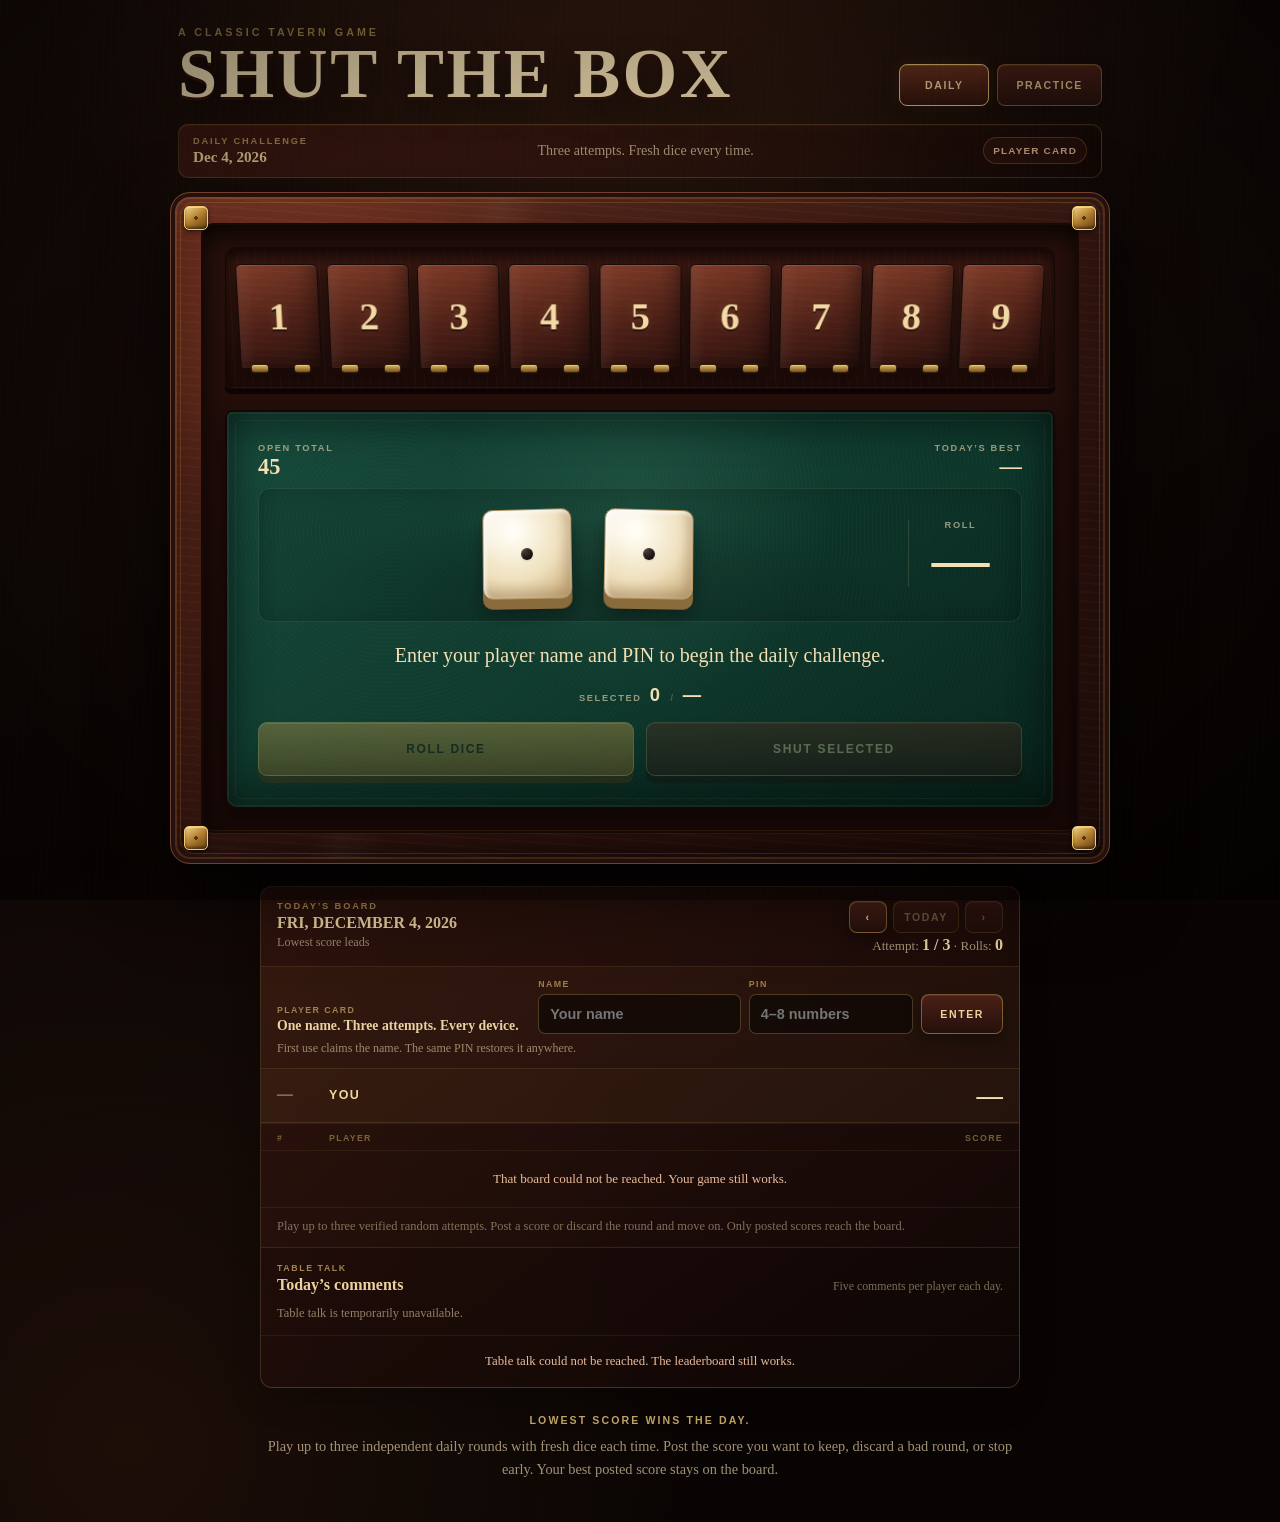
<file: index.html>
<!DOCTYPE html><html lang="en"><head><meta charset="UTF-8" /><meta name="viewport" content="width=device-width, initial-scale=1, viewport-fit=cover" /><meta name="theme-color" content="#160b08" /><title>Shut the Box</title><link rel="stylesheet" href="style.css" /><link rel="stylesheet" href="polish.css" /><link rel="stylesheet" href="round.css" /><link rel="stylesheet" href="practice-reward.css?v=20260716f" /><link rel="stylesheet" href="cube-dice.css" /><link rel="stylesheet" href="daily.css" /><link rel="stylesheet" href="account-board.css?v=20260719a" /><link rel="stylesheet" href="social-v2.css?v=20260716e" /></head><body data-mode="daily" data-account-ready="false"><div class="room-glow" aria-hidden="true"></div><main class="game-shell"><header class="game-header"><div><p class="eyebrow">A CLASSIC TAVERN GAME</p><h1>SHUT THE BOX</h1></div><div class="mode-controls" aria-label="Game mode"><button class="small-button mode-button active" id="dailyModeButton" type="button" aria-pressed="true">DAILY</button><button class="small-button mode-button" id="practiceModeButton" type="button" aria-pressed="false">PRACTICE</button></div></header><section class="daily-banner" aria-label="Daily challenge"><div><span>DAILY CHALLENGE</span><strong id="challengeDate">—</strong></div><p>Up to three attempts. Fresh dice every time.</p><strong class="challenge-status" id="challengeStatus" data-state="ready">READY</strong></section><section class="board" aria-label="Shut the Box game board"><span class="corner corner-one" aria-hidden="true"></span><span class="corner corner-two" aria-hidden="true"></span><span class="corner corner-three" aria-hidden="true"></span><span class="corner corner-four" aria-hidden="true"></span><div class="board-well"><div class="tile-rack" id="tileRack" aria-label="Number tiles"><button class="number-tile" type="button" data-value="1" aria-label="Tile 1"><span>1</span></button><button class="number-tile" type="button" data-value="2" aria-label="Tile 2"><span>2</span></button><button class="number-tile" type="button" data-value="3" aria-label="Tile 3"><span>3</span></button><button class="number-tile" type="button" data-value="4" aria-label="Tile 4"><span>4</span></button><button class="number-tile" type="button" data-value="5" aria-label="Tile 5"><span>5</span></button><button class="number-tile" type="button" data-value="6" aria-label="Tile 6"><span>6</span></button><button class="number-tile" type="button" data-value="7" aria-label="Tile 7"><span>7</span></button><button class="number-tile" type="button" data-value="8" aria-label="Tile 8"><span>8</span></button><button class="number-tile" type="button" data-value="9" aria-label="Tile 9"><span>9</span></button></div><div class="felt-tray"><div class="score-strip" aria-label="Score information"><div><span>OPEN TOTAL</span><strong id="openTotal">45</strong></div><div><span id="bestLabel">TODAY’S BEST</span><strong id="bestScore">—</strong></div></div><div class="dice-stage" aria-label="Dice tray"><div class="dice" aria-live="polite"><div class="die" id="dieOne" aria-label="First die">⚀</div><div class="die" id="dieTwo" aria-label="Second die">⚀</div></div><div class="roll-readout"><span>ROLL</span><strong id="rollTotal">—</strong></div></div><p class="instruction" id="instruction" aria-live="polite">Loading today’s challenge.</p><div class="round-result" id="roundResult" role="status" aria-live="assertive" hidden><p class="round-result-title" id="roundResultTitle">ROUND OVER</p><div class="round-result-score"><span>SCORE</span><strong id="roundResultScore">0</strong></div><p class="round-result-detail" id="roundResultDetail"></p><button class="action-button roll-button result-button" id="playAgainButton" type="button">PRACTICE</button></div><div class="selection-meter" id="selectionMeter"><span>SELECTED</span><strong id="selectedTotal">0</strong><span class="slash">/</span><strong id="targetTotal">—</strong></div><div class="controls"><button class="action-button roll-button" id="rollButton" type="button">ROLL DICE</button><button class="action-button shut-button" id="shutButton" type="button" disabled>SHUT SELECTED</button></div></div></div></section><section class="daily-board" aria-label="Daily leaderboard"><div class="daily-board-heading"><div class="daily-board-title"><span id="boardTitle">TODAY’S BOARD</span><strong id="boardDate">—</strong><small>Lowest score leads</small></div><div class="daily-board-tools"><div class="board-date-nav" aria-label="Browse daily boards"><button class="small-button board-date-button" id="boardPreviousDate" type="button" aria-label="Previous day">‹</button><button class="small-button board-date-button today-button" id="boardTodayDate" type="button">TODAY</button><button class="small-button board-date-button" id="boardNextDate" type="button" aria-label="Next day">›</button></div><p id="boardAttemptInfo">Attempt: <strong id="challengeAttempt">1 / 3</strong> · Rolls: <strong id="challengeRoll">0</strong></p></div></div><section class="player-account" id="playerAccount" aria-label="Daily player card"><form class="player-account-form" id="playerAccountForm"><div class="player-account-copy"><span>PLAYER CARD</span><strong>One name. Three attempts. Every device.</strong></div><label class="player-account-field" for="accountName"><span>NAME</span><input id="accountName" name="accountName" type="text" maxlength="20" autocomplete="nickname" placeholder="Your name" required /></label><label class="player-account-field" for="accountPin"><span>PIN</span><input id="accountPin" name="accountPin" type="password" inputmode="numeric" pattern="[0-9]{4,8}" maxlength="8" autocomplete="current-password" placeholder="4–8 numbers" required /></label><button class="small-button player-account-button" id="accountButton" type="submit">ENTER</button></form><div class="player-account-active" id="playerAccountActive" hidden><span>PLAYING AS</span><strong class="player-account-active-name" id="playerAccountActiveName">—</strong><div class="player-account-stat"><span>STREAK</span><strong id="playerCurrentStreak">0</strong></div><div class="player-account-stat"><span>BEST</span><strong id="playerBestStreak">0</strong></div><button class="small-button" id="playerAccountSwitch" type="button">SWITCH</button></div><p class="player-account-status" id="playerAccountStatus" aria-live="polite"></p></section><div class="previous-winner" id="previousWinner" hidden><span>YESTERDAY’S WINNER</span><strong id="previousWinnerName">—</strong><span class="previous-winner-score">SCORE <strong id="previousWinnerScore">—</strong></span></div><div class="daily-board-row your-score-row"><span class="rank-cell" id="challengeRank">—</span><strong class="name-cell" id="challengeName">YOU</strong><span class="score-cell" id="challengeScore">—</span></div><form class="score-submit" id="scoreForm" hidden><label for="playerName">POST THIS ATTEMPT</label><div><input id="playerName" name="playerName" type="text" maxlength="20" autocomplete="nickname" placeholder="Your name" required /><button class="small-button submit-score-button" id="submitScoreButton" type="submit">POST SCORE</button></div></form><p class="submission-status" id="submissionStatus" aria-live="polite"></p><div class="leaderboard-columns" aria-hidden="true"><span>#</span><span>PLAYER</span><span>SCORE</span></div><div class="leaderboard-rows" id="leaderboardRows" aria-live="polite"><p class="leaderboard-message">Loading today’s board…</p></div><p class="daily-board-note">Play up to three verified random attempts. Stop whenever you like; only your best score stays on the board.</p><section class="table-talk" aria-labelledby="tableTalkTitle"><div class="table-talk-heading"><div><span>TABLE TALK</span><strong id="tableTalkTitle">Today’s comments</strong></div><p>Five comments per player each day.</p></div><form class="comment-form" id="commentForm"><input id="commentName" name="commentName" type="text" maxlength="20" autocomplete="nickname" placeholder="Your name" required /><textarea id="commentInput" name="comment" maxlength="180" placeholder="That last roll killed me…" required></textarea><div class="comment-form-footer"><span class="comment-count" id="commentCount">0 / 180</span><button class="small-button" id="commentButton" type="submit">POST COMMENT · 5 LEFT</button></div></form><p class="comment-gate" id="commentGate" hidden></p><p class="comment-status" id="commentStatus" aria-live="polite"></p><div class="comments-list" id="commentsList" aria-live="polite"><p class="comment-message">Loading table talk…</p></div></section></section><section class="rules" aria-label="How to play"><strong>LOWEST SCORE WINS THE DAY.</strong><p>Play up to three independent daily rounds with fresh dice each time. Shut tiles that total each roll. Stop whenever you like; your best verified score stays on the board.</p></section></main><script src="script-v2.js?v=20260716e"></script><script src="daily-random-v3.js?v=20260719c"></script><script src="discard-reset-fix.js?v=20260723a"></script><script src="account-board.js?v=20260719a"></script><script src="social-v2.js?v=20260716e"></script><script src="practice-reward.js?v=20260716f"></script></body></html>
</file>
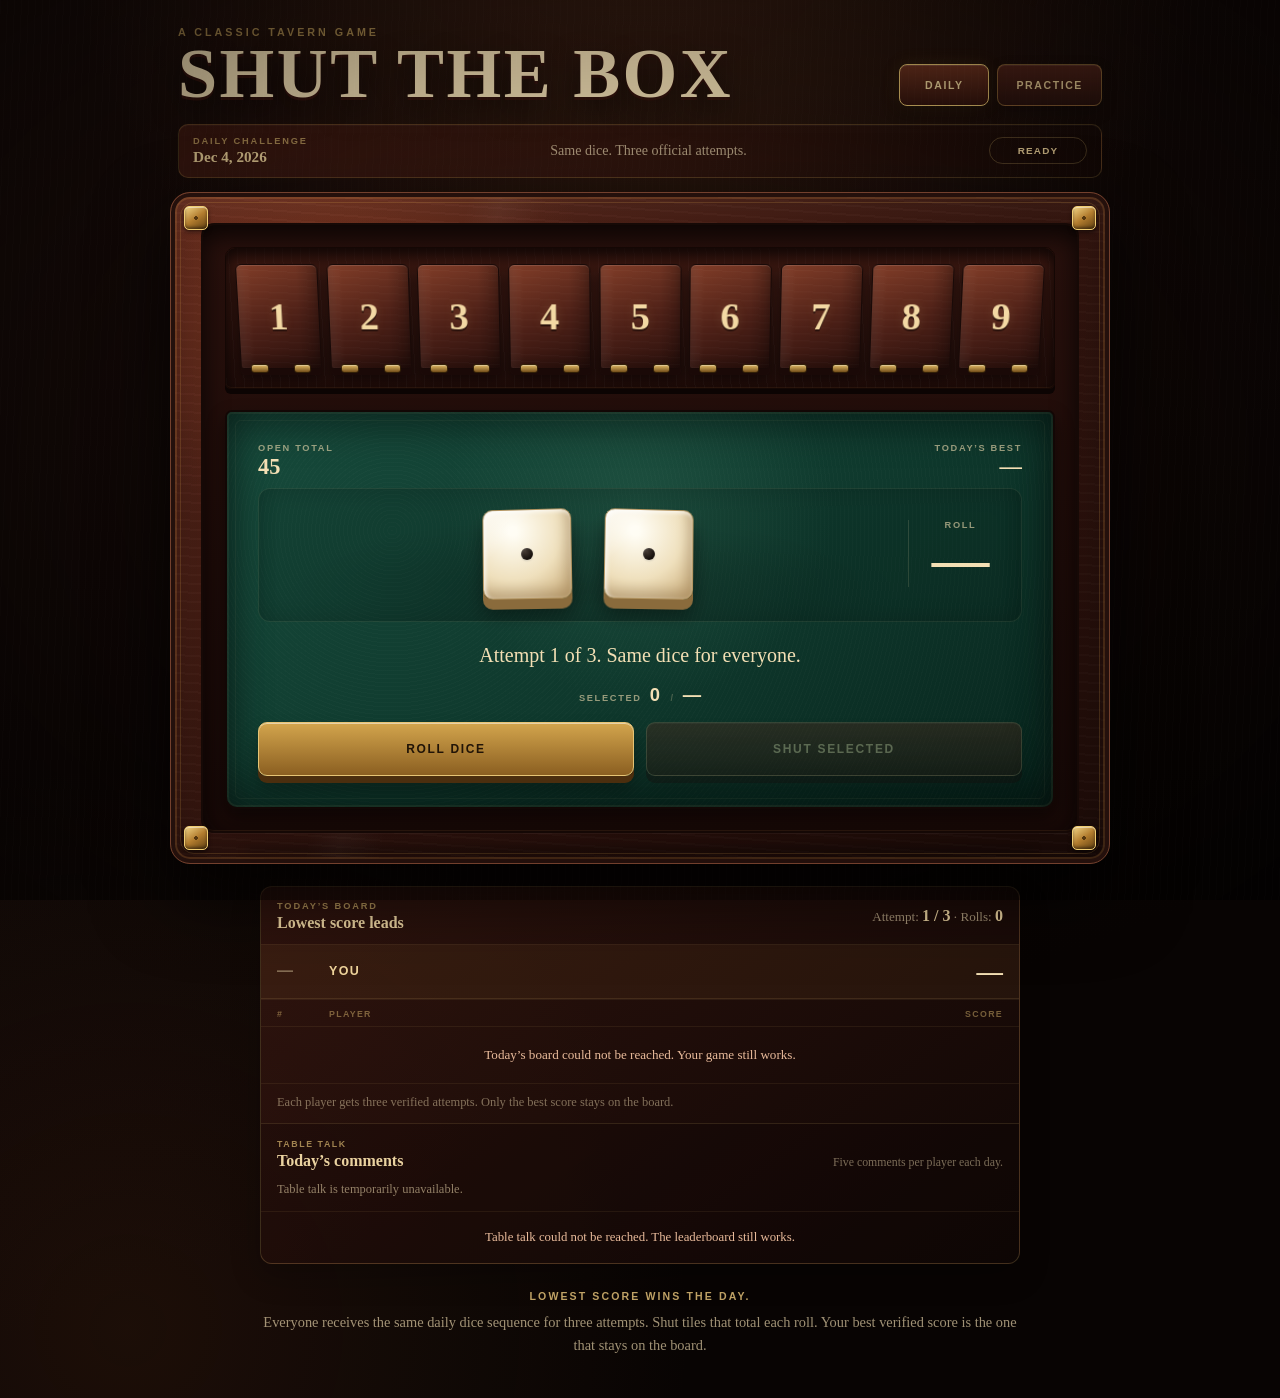
<file: index-v2.html>
<!DOCTYPE html>
<html lang="en">
<head>
  <meta charset="UTF-8" />
  <meta name="viewport" content="width=device-width, initial-scale=1, viewport-fit=cover" />
  <meta name="theme-color" content="#160b08" />
  <title>Shut the Box</title>
  <link rel="stylesheet" href="style.css" />
  <link rel="stylesheet" href="polish.css" />
  <link rel="stylesheet" href="round.css" />
  <link rel="stylesheet" href="cube-dice.css" />
  <link rel="stylesheet" href="daily.css" />
  <link rel="stylesheet" href="social-v2.css?v=20260716e" />
</head>
<body data-mode="daily">
  <div class="room-glow" aria-hidden="true"></div>

  <main class="game-shell">
    <header class="game-header">
      <div>
        <p class="eyebrow">A CLASSIC TAVERN GAME</p>
        <h1>SHUT THE BOX</h1>
      </div>
      <div class="mode-controls" aria-label="Game mode">
        <button class="small-button mode-button active" id="dailyModeButton" type="button" aria-pressed="true">DAILY</button>
        <button class="small-button mode-button" id="practiceModeButton" type="button" aria-pressed="false">PRACTICE</button>
      </div>
    </header>

    <section class="daily-banner" aria-label="Daily challenge">
      <div>
        <span>DAILY CHALLENGE</span>
        <strong id="challengeDate">—</strong>
      </div>
      <p>Same dice. Three official attempts.</p>
      <strong class="challenge-status" id="challengeStatus" data-state="ready">READY</strong>
    </section>

    <section class="board" aria-label="Shut the Box game board">
      <span class="corner corner-one" aria-hidden="true"></span>
      <span class="corner corner-two" aria-hidden="true"></span>
      <span class="corner corner-three" aria-hidden="true"></span>
      <span class="corner corner-four" aria-hidden="true"></span>

      <div class="board-well">
        <div class="tile-rack" id="tileRack" aria-label="Number tiles">
          <button class="number-tile" type="button" data-value="1" aria-label="Tile 1"><span>1</span></button>
          <button class="number-tile" type="button" data-value="2" aria-label="Tile 2"><span>2</span></button>
          <button class="number-tile" type="button" data-value="3" aria-label="Tile 3"><span>3</span></button>
          <button class="number-tile" type="button" data-value="4" aria-label="Tile 4"><span>4</span></button>
          <button class="number-tile" type="button" data-value="5" aria-label="Tile 5"><span>5</span></button>
          <button class="number-tile" type="button" data-value="6" aria-label="Tile 6"><span>6</span></button>
          <button class="number-tile" type="button" data-value="7" aria-label="Tile 7"><span>7</span></button>
          <button class="number-tile" type="button" data-value="8" aria-label="Tile 8"><span>8</span></button>
          <button class="number-tile" type="button" data-value="9" aria-label="Tile 9"><span>9</span></button>
        </div>

        <div class="felt-tray">
          <div class="score-strip" aria-label="Score information">
            <div>
              <span>OPEN TOTAL</span>
              <strong id="openTotal">45</strong>
            </div>
            <div>
              <span id="bestLabel">TODAY’S BEST</span>
              <strong id="bestScore">—</strong>
            </div>
          </div>

          <div class="dice-stage" aria-label="Dice tray">
            <div class="dice" aria-live="polite">
              <div class="die" id="dieOne" aria-label="First die">⚀</div>
              <div class="die" id="dieTwo" aria-label="Second die">⚀</div>
            </div>
            <div class="roll-readout">
              <span>ROLL</span>
              <strong id="rollTotal">—</strong>
            </div>
          </div>

          <p class="instruction" id="instruction" aria-live="polite">Loading today’s challenge.</p>

          <div class="round-result" id="roundResult" role="status" aria-live="assertive" hidden>
            <p class="round-result-title" id="roundResultTitle">ROUND OVER</p>
            <div class="round-result-score">
              <span>SCORE</span>
              <strong id="roundResultScore">0</strong>
            </div>
            <p class="round-result-detail" id="roundResultDetail"></p>
            <button class="action-button roll-button result-button" id="playAgainButton" type="button">PRACTICE</button>
          </div>

          <div class="selection-meter" id="selectionMeter">
            <span>SELECTED</span>
            <strong id="selectedTotal">0</strong>
            <span class="slash">/</span>
            <strong id="targetTotal">—</strong>
          </div>

          <div class="controls">
            <button class="action-button roll-button" id="rollButton" type="button">ROLL DICE</button>
            <button class="action-button shut-button" id="shutButton" type="button" disabled>SHUT SELECTED</button>
          </div>
        </div>
      </div>
    </section>

    <section class="daily-board" aria-label="Today's leaderboard">
      <div class="daily-board-heading">
        <div>
          <span>TODAY’S BOARD</span>
          <strong>Lowest score leads</strong>
        </div>
        <p>Attempt: <strong id="challengeAttempt">1 / 3</strong> · Rolls: <strong id="challengeRoll">0</strong></p>
      </div>

      <div class="previous-winner" id="previousWinner" hidden>
        <span>YESTERDAY’S WINNER</span>
        <strong id="previousWinnerName">—</strong>
        <span class="previous-winner-score">SCORE <strong id="previousWinnerScore">—</strong></span>
      </div>

      <div class="daily-board-row your-score-row">
        <span class="rank-cell" id="challengeRank">—</span>
        <strong class="name-cell" id="challengeName">YOU</strong>
        <span class="score-cell" id="challengeScore">—</span>
      </div>

      <form class="score-submit" id="scoreForm" hidden>
        <label for="playerName">POST THIS ATTEMPT</label>
        <div>
          <input id="playerName" name="playerName" type="text" maxlength="20" autocomplete="nickname" placeholder="Your name" required />
          <button class="small-button submit-score-button" id="submitScoreButton" type="submit">POST SCORE</button>
        </div>
      </form>
      <p class="submission-status" id="submissionStatus" aria-live="polite"></p>

      <div class="leaderboard-columns" aria-hidden="true">
        <span>#</span>
        <span>PLAYER</span>
        <span>SCORE</span>
      </div>
      <div class="leaderboard-rows" id="leaderboardRows" aria-live="polite">
        <p class="leaderboard-message">Loading today’s board…</p>
      </div>
      <p class="daily-board-note">Each player gets three verified attempts. Only the best score stays on the board.</p>

      <section class="table-talk" aria-labelledby="tableTalkTitle">
        <div class="table-talk-heading">
          <div>
            <span>TABLE TALK</span>
            <strong id="tableTalkTitle">Today’s comments</strong>
          </div>
          <p>Five comments per player each day.</p>
        </div>

        <form class="comment-form" id="commentForm">
          <input id="commentName" name="commentName" type="text" maxlength="20" autocomplete="nickname" placeholder="Your name" required />
          <textarea id="commentInput" name="comment" maxlength="180" placeholder="That last roll killed me…" required></textarea>
          <div class="comment-form-footer">
            <span class="comment-count" id="commentCount">0 / 180</span>
            <button class="small-button" id="commentButton" type="submit">POST COMMENT · 5 LEFT</button>
          </div>
        </form>
        <p class="comment-gate" id="commentGate" hidden></p>
        <p class="comment-status" id="commentStatus" aria-live="polite"></p>
        <div class="comments-list" id="commentsList" aria-live="polite">
          <p class="comment-message">Loading table talk…</p>
        </div>
      </section>
    </section>

    <section class="rules" aria-label="How to play">
      <strong>LOWEST SCORE WINS THE DAY.</strong>
      <p>Everyone receives the same daily dice sequence for three attempts. Shut tiles that total each roll. Your best verified score is the one that stays on the board.</p>
    </section>
  </main>

  <script src="script-v2.js?v=20260716e"></script>
  <script src="social-v2.js?v=20260716e"></script>
</body>
</html>
</file>
<file: style.css>
:root {
  color-scheme: dark;
  --cream: #f3dfb4;
  --ink: #1b0e09;
  --brass: #d5ae58;
  --brass-dark: #6f4d19;
  --felt: #123f32;
  --felt-dark: #06241c;
  --mahogany: #4a1f17;
  --mahogany-dark: #170907;
}

* {
  box-sizing: border-box;
}

html {
  min-height: 100%;
  background: #100806;
}

body {
  min-height: 100vh;
  margin: 0;
  overflow-x: hidden;
  background:
    radial-gradient(circle at 50% -10%, rgba(185, 104, 52, 0.22), transparent 35%),
    radial-gradient(circle at 10% 95%, rgba(110, 57, 28, 0.2), transparent 32%),
    linear-gradient(160deg, #1a0d0a 0%, #080403 72%);
  color: var(--cream);
  font-family: Georgia, "Times New Roman", serif;
}

button {
  font: inherit;
}

button:focus-visible {
  outline: 3px solid rgba(246, 205, 112, 0.82);
  outline-offset: 3px;
}

.room-glow {
  position: fixed;
  inset: 0;
  pointer-events: none;
  background:
    repeating-linear-gradient(92deg, rgba(255,255,255,0.008) 0 1px, transparent 1px 7px),
    radial-gradient(ellipse at center, transparent 30%, rgba(0,0,0,0.54) 100%);
}

.game-shell {
  width: min(980px, calc(100% - 24px));
  margin: 0 auto;
  padding: 28px 0 42px;
}

.game-header {
  display: flex;
  align-items: flex-end;
  justify-content: space-between;
  gap: 20px;
  padding: 0 8px 18px;
}

.eyebrow {
  margin: 0 0 3px;
  color: rgba(226, 187, 106, 0.68);
  font-family: Arial, Helvetica, sans-serif;
  font-size: 0.67rem;
  font-weight: 800;
  letter-spacing: 0.28em;
}

h1 {
  margin: 0;
  font-size: clamp(2rem, 7vw, 4.4rem);
  font-weight: 700;
  line-height: 0.92;
  letter-spacing: 0.035em;
  text-shadow: 0 3px 0 #32130d, 0 12px 28px rgba(0,0,0,0.55);
}

.small-button {
  min-height: 42px;
  padding: 0 18px;
  border: 1px solid rgba(227, 185, 94, 0.42);
  border-radius: 8px;
  background: linear-gradient(#4a2017, #24100c);
  color: #ecd39a;
  font-family: Arial, Helvetica, sans-serif;
  font-size: 0.66rem;
  font-weight: 900;
  letter-spacing: 0.15em;
  cursor: pointer;
  box-shadow: inset 0 1px rgba(255,255,255,0.08), 0 6px 16px rgba(0,0,0,0.34);
}

.board {
  position: relative;
  padding: clamp(15px, 3vw, 28px);
  border: 1px solid #73402d;
  border-radius: 24px;
  background:
    linear-gradient(110deg, transparent 28%, rgba(255,255,255,0.035) 31%, transparent 34%),
    repeating-linear-gradient(7deg, rgba(255,255,255,0.015) 0 2px, rgba(0,0,0,0.035) 2px 8px),
    radial-gradient(circle at 22% 20%, rgba(159, 71, 40, 0.42), transparent 24%),
    linear-gradient(145deg, #5a261b, #2e120d 46%, #1b0b08);
  box-shadow:
    inset 0 0 0 5px #24100c,
    inset 0 0 0 7px rgba(214, 147, 67, 0.23),
    inset 0 18px 30px rgba(255,255,255,0.035),
    0 32px 80px rgba(0,0,0,0.65);
}

.board::after {
  content: "";
  position: absolute;
  inset: 8px;
  border: 1px solid rgba(231, 175, 83, 0.18);
  border-radius: 18px;
  pointer-events: none;
}

.corner {
  position: absolute;
  z-index: 3;
  width: 19px;
  height: 19px;
  border: 1px solid #f0cd73;
  border-radius: 50%;
  background: radial-gradient(circle at 35% 30%, #fff0aa 0 8%, #d4a247 24%, #79501b 66%, #30200c 100%);
  box-shadow: inset 0 0 4px rgba(0,0,0,0.7), 0 2px 4px rgba(0,0,0,0.6);
}

.corner-one { top: 13px; left: 13px; }
.corner-two { top: 13px; right: 13px; }
.corner-three { bottom: 13px; left: 13px; }
.corner-four { bottom: 13px; right: 13px; }

.board-well {
  position: relative;
  padding: clamp(14px, 2.8vw, 26px);
  border: 2px solid #160906;
  border-radius: 15px;
  background:
    linear-gradient(90deg, rgba(255,255,255,0.02), transparent 25% 75%, rgba(0,0,0,0.14)),
    linear-gradient(#2d120d, #170a07);
  box-shadow: inset 0 12px 28px rgba(0,0,0,0.78), inset 0 -2px rgba(210, 127, 65, 0.12);
}

.tile-rack {
  display: grid;
  grid-template-columns: repeat(9, minmax(0, 1fr));
  gap: clamp(4px, 1vw, 10px);
  padding: clamp(10px, 2vw, 18px);
  perspective: 850px;
  border: 1px solid #140704;
  border-radius: 12px 12px 7px 7px;
  background:
    repeating-linear-gradient(87deg, rgba(255,255,255,0.025) 0 1px, transparent 1px 9px),
    linear-gradient(#3a1710, #1c0a07);
  box-shadow: inset 0 9px 14px rgba(0,0,0,0.72), 0 4px 0 #0e0504;
}

.number-tile {
  position: relative;
  min-width: 0;
  aspect-ratio: 0.72;
  border: 1px solid #180907;
  border-radius: 7px 7px 3px 3px;
  transform: rotateX(-7deg);
  transform-origin: 50% 100%;
  background:
    linear-gradient(90deg, rgba(255,255,255,0.05), transparent 18% 72%, rgba(0,0,0,0.2)),
    repeating-linear-gradient(4deg, rgba(255,255,255,0.025) 0 1px, transparent 1px 7px),
    linear-gradient(160deg, #7a3825, #4a1e16 52%, #2a100c);
  color: #f3d9a4;
  cursor: pointer;
  box-shadow:
    inset 0 1px rgba(255,255,255,0.12),
    inset 0 -8px 10px rgba(0,0,0,0.18),
    0 7px 0 #1b0a07,
    0 10px 14px rgba(0,0,0,0.5);
  transition: transform 260ms ease, filter 180ms ease, opacity 220ms ease, box-shadow 180ms ease;
}

.number-tile::before,
.number-tile::after {
  content: "";
  position: absolute;
  bottom: -5px;
  width: 20%;
  height: 7px;
  border: 1px solid #332107;
  border-radius: 3px;
  background: linear-gradient(#e0ba65, #76501b);
  box-shadow: inset 0 1px rgba(255,255,255,0.34);
}

.number-tile::before { left: 12%; }
.number-tile::after { right: 12%; }

.number-tile span {
  display: grid;
  place-items: center;
  width: 100%;
  height: 100%;
  font-size: clamp(1.05rem, 4vw, 2.4rem);
  font-weight: 700;
  text-shadow: 0 2px 0 #28100b, 0 0 12px rgba(247, 206, 125, 0.14);
}

.number-tile:hover:not(.closed),
.number-tile.selected {
  filter: brightness(1.18);
  transform: rotateX(-7deg) translateY(-4px);
  box-shadow:
    inset 0 1px rgba(255,255,255,0.15),
    0 7px 0 #1b0a07,
    0 12px 20px rgba(0,0,0,0.6),
    0 0 18px rgba(225, 178, 82, 0.18);
}

.number-tile.selected {
  border-color: #e7bd62;
  color: #fff1c9;
}

.number-tile.closed {
  pointer-events: none;
  transform: rotateX(-88deg) translateY(9px);
  filter: brightness(0.46);
  opacity: 0.56;
  box-shadow: 0 2px 0 #120604;
}

.felt-tray {
  margin-top: clamp(14px, 2.4vw, 24px);
  padding: clamp(16px, 3.8vw, 34px);
  border: 3px solid #120705;
  border-radius: 9px 9px 14px 14px;
  background:
    radial-gradient(circle at 50% 28%, rgba(64, 128, 101, 0.24), transparent 36%),
    repeating-radial-gradient(circle at 20% 30%, rgba(255,255,255,0.018) 0 1px, transparent 1px 4px),
    linear-gradient(145deg, #174d3c, #0d3328 54%, #08241c);
  box-shadow:
    inset 0 0 0 2px rgba(235, 205, 134, 0.06),
    inset 0 18px 34px rgba(0,0,0,0.36),
    inset 0 -22px 44px rgba(0,0,0,0.38),
    0 8px 18px rgba(0,0,0,0.45);
}

.score-strip {
  display: flex;
  justify-content: space-between;
  gap: 18px;
  margin-bottom: 8px;
}

.score-strip div {
  display: grid;
  gap: 1px;
}

.score-strip div:last-child {
  text-align: right;
}

.score-strip span,
.roll-readout span,
.selection-meter span {
  color: rgba(236, 217, 173, 0.62);
  font-family: Arial, Helvetica, sans-serif;
  font-size: 0.58rem;
  font-weight: 900;
  letter-spacing: 0.18em;
}

.score-strip strong {
  font-size: 1.4rem;
  font-variant-numeric: tabular-nums;
}

.dice-stage {
  display: grid;
  grid-template-columns: 1fr auto;
  align-items: center;
  gap: 20px;
  min-height: 128px;
  padding: 12px clamp(10px, 3vw, 28px);
  border: 1px solid rgba(237, 218, 170, 0.08);
  border-radius: 10px;
  background: rgba(0,0,0,0.08);
  box-shadow: inset 0 0 28px rgba(0,0,0,0.18);
}

.dice {
  display: flex;
  justify-content: center;
  gap: clamp(12px, 4vw, 30px);
  perspective: 650px;
}

.die {
  display: grid;
  place-items: center;
  width: clamp(64px, 15vw, 94px);
  aspect-ratio: 1;
  border: 1px solid #c4a56a;
  border-radius: 17px;
  background:
    radial-gradient(circle at 28% 20%, #fffdf2, #ecdcb8 52%, #bca375 100%);
  color: #1b140d;
  font-family: "Arial Unicode MS", "Segoe UI Symbol", sans-serif;
  font-size: clamp(3.2rem, 10vw, 5.2rem);
  line-height: 1;
  box-shadow:
    inset 0 2px 4px rgba(255,255,255,0.75),
    inset 0 -8px 12px rgba(78, 55, 27, 0.18),
    0 11px 0 #8d754b,
    0 17px 22px rgba(0,0,0,0.46);
  transform: rotateX(8deg) rotateY(-6deg);
  user-select: none;
}

.die.rolling:first-child {
  animation: tumble-one 680ms cubic-bezier(.22,.74,.2,1);
}

.die.rolling:last-child {
  animation: tumble-two 680ms cubic-bezier(.22,.74,.2,1);
}

@keyframes tumble-one {
  0% { transform: translate(-10px, -2px) rotateX(8deg) rotateY(-6deg) rotateZ(0); }
  35% { transform: translate(28px, -24px) rotateX(210deg) rotateY(160deg) rotateZ(80deg); }
  68% { transform: translate(5px, -5px) rotateX(410deg) rotateY(330deg) rotateZ(160deg); }
  100% { transform: translate(0, 0) rotateX(368deg) rotateY(354deg) rotateZ(180deg); }
}

@keyframes tumble-two {
  0% { transform: translate(9px, 0) rotateX(8deg) rotateY(-6deg) rotateZ(0); }
  38% { transform: translate(-26px, -18px) rotateX(-180deg) rotateY(220deg) rotateZ(-100deg); }
  72% { transform: translate(-4px, -4px) rotateX(-370deg) rotateY(390deg) rotateZ(-170deg); }
  100% { transform: translate(0, 0) rotateX(-352deg) rotateY(354deg) rotateZ(-180deg); }
}

.roll-readout {
  display: grid;
  justify-items: center;
  min-width: 86px;
  padding-left: 18px;
  border-left: 1px solid rgba(238, 218, 167, 0.14);
}

.roll-readout strong {
  font-size: clamp(2.2rem, 7vw, 3.6rem);
  line-height: 1;
  font-variant-numeric: tabular-nums;
}

.instruction {
  min-height: 1.4em;
  margin: 22px 0 12px;
  text-align: center;
  font-size: clamp(1rem, 3vw, 1.25rem);
}

.selection-meter {
  display: flex;
  align-items: baseline;
  justify-content: center;
  gap: 8px;
  margin-bottom: 16px;
}

.selection-meter strong {
  min-width: 1.25ch;
  font-family: Arial, Helvetica, sans-serif;
  font-size: 1.15rem;
  font-variant-numeric: tabular-nums;
}

.selection-meter.over strong:first-of-type {
  color: #ff9c84;
}

.slash {
  opacity: 0.45;
}

.controls {
  display: grid;
  grid-template-columns: 1fr 1fr;
  gap: 12px;
}

.action-button {
  min-height: 54px;
  border-radius: 9px;
  font-family: Arial, Helvetica, sans-serif;
  font-size: 0.75rem;
  font-weight: 900;
  letter-spacing: 0.14em;
  cursor: pointer;
  transition: transform 120ms ease, filter 120ms ease, opacity 120ms ease;
}

.action-button:active:not(:disabled) {
  transform: translateY(2px);
}

.roll-button {
  border: 1px solid #e6c475;
  background: linear-gradient(#d3a54d, #8b5f21);
  color: #211407;
  box-shadow: inset 0 1px rgba(255,255,255,0.5), 0 7px 0 #4b2e0e, 0 12px 18px rgba(0,0,0,0.35);
}

.shut-button {
  border: 1px solid rgba(238, 218, 167, 0.44);
  background: linear-gradient(#5a281b, #2c110c);
  color: #f0d8a6;
  box-shadow: inset 0 1px rgba(255,255,255,0.1), 0 7px 0 #160806, 0 12px 18px rgba(0,0,0,0.34);
}

.action-button:hover:not(:disabled),
.small-button:hover {
  filter: brightness(1.1);
}

.action-button:disabled {
  cursor: default;
  opacity: 0.35;
  transform: none;
}

.rules {
  width: min(760px, calc(100% - 20px));
  margin: 22px auto 0;
  text-align: center;
  color: rgba(238, 218, 176, 0.66);
}

.rules strong {
  color: rgba(236, 201, 126, 0.8);
  font-family: Arial, Helvetica, sans-serif;
  font-size: 0.66rem;
  letter-spacing: 0.2em;
}

.rules p {
  margin: 7px 0 0;
  font-size: 0.9rem;
  line-height: 1.55;
}

@media (max-width: 680px) {
  .game-shell {
    width: min(100% - 12px, 980px);
    padding-top: 18px;
  }

  .game-header {
    align-items: center;
    padding-inline: 5px;
  }

  .small-button {
    min-height: 38px;
    padding-inline: 12px;
    font-size: 0.58rem;
  }

  .board {
    border-radius: 16px;
  }

  .board-well {
    padding: 9px;
  }

  .tile-rack {
    gap: 3px;
    padding: 8px 5px 11px;
  }

  .number-tile {
    border-radius: 5px 5px 2px 2px;
  }

  .felt-tray {
    padding: 16px 12px 20px;
  }

  .dice-stage {
    grid-template-columns: 1fr;
    gap: 15px;
  }

  .roll-readout {
    grid-auto-flow: column;
    justify-content: center;
    align-items: baseline;
    gap: 10px;
    padding: 0;
    border-left: 0;
  }

  .roll-readout strong {
    font-size: 2.2rem;
  }
}

@media (max-width: 410px) {
  .controls {
    grid-template-columns: 1fr;
  }

  .dice {
    gap: 12px;
  }

  .die {
    width: 64px;
  }
}

@media (prefers-reduced-motion: reduce) {
  *, *::before, *::after {
    scroll-behavior: auto !important;
    animation-duration: 1ms !important;
    transition-duration: 1ms !important;
  }
}
</file>
<file: polish.css>
/* Visual refinement pass: keep gameplay untouched. */

.game-shell {
  width: min(940px, calc(100% - 24px));
  padding-top: 26px;
}

.board {
  padding: clamp(18px, 3.2vw, 30px);
  border-radius: 20px;
  background:
    linear-gradient(104deg, transparent 27%, rgba(255, 255, 255, 0.034) 30%, transparent 34%),
    repeating-linear-gradient(4deg, rgba(255, 255, 255, 0.014) 0 2px, rgba(0, 0, 0, 0.036) 2px 9px),
    radial-gradient(circle at 18% 15%, rgba(161, 72, 39, 0.38), transparent 26%),
    linear-gradient(145deg, #612a1d, #35160f 47%, #1c0b08);
  box-shadow:
    inset 0 0 0 4px #24100c,
    inset 0 0 0 6px rgba(214, 147, 67, 0.2),
    inset 0 18px 28px rgba(255, 255, 255, 0.03),
    inset 0 -24px 34px rgba(0, 0, 0, 0.27),
    0 31px 76px rgba(0, 0, 0, 0.66);
}

.board::before {
  content: "";
  position: absolute;
  inset: 9px;
  border: 1px solid rgba(231, 175, 83, 0.18);
  border-radius: 14px;
  pointer-events: none;
}

.board::after {
  inset: auto 8% 8px;
  height: 7px;
  border: 0;
  border-radius: 0 0 50% 50%;
  background: rgba(0, 0, 0, 0.27);
  filter: blur(4px);
}

.corner {
  width: 24px;
  height: 24px;
  border-radius: 5px;
  background:
    radial-gradient(circle at 50% 50%, #56370f 0 12%, transparent 13%),
    linear-gradient(145deg, #f2d586, #b27c2e 50%, #604012);
  box-shadow:
    inset 0 1px rgba(255, 255, 255, 0.45),
    inset 0 -2px 3px rgba(0, 0, 0, 0.42),
    0 2px 4px rgba(0, 0, 0, 0.55);
}

.board-well {
  padding: clamp(12px, 2.4vw, 22px);
  border-radius: 13px;
  background: linear-gradient(#28100c, #180907);
  box-shadow:
    inset 0 11px 24px rgba(0, 0, 0, 0.74),
    inset 0 -1px rgba(220, 146, 76, 0.12),
    0 1px rgba(255, 255, 255, 0.035);
}

.tile-rack {
  gap: clamp(4px, 0.9vw, 9px);
  padding: clamp(11px, 1.8vw, 16px) clamp(9px, 1.6vw, 15px) clamp(14px, 2vw, 19px);
  border-radius: 10px 10px 6px 6px;
  box-shadow:
    inset 0 8px 14px rgba(0, 0, 0, 0.72),
    inset 0 -1px rgba(232, 161, 82, 0.08),
    0 5px 0 #0c0403;
}

.number-tile {
  aspect-ratio: 0.77;
  border-radius: 6px 6px 3px 3px;
  background:
    linear-gradient(90deg, rgba(255, 255, 255, 0.05), transparent 18% 74%, rgba(0, 0, 0, 0.2)),
    repeating-linear-gradient(3deg, rgba(255, 255, 255, 0.024) 0 1px, transparent 1px 7px),
    linear-gradient(160deg, #813d28, #4d2017 54%, #29100c);
  box-shadow:
    inset 0 1px rgba(255, 255, 255, 0.12),
    inset 0 -8px 10px rgba(0, 0, 0, 0.18),
    0 6px 0 #1a0907,
    0 9px 12px rgba(0, 0, 0, 0.46);
}

.number-tile:hover:not(.closed),
.number-tile.selected {
  box-shadow:
    inset 0 1px rgba(255, 255, 255, 0.15),
    0 6px 0 #1b0a07,
    0 12px 18px rgba(0, 0, 0, 0.58),
    0 0 16px rgba(225, 178, 82, 0.17);
}

.felt-tray {
  position: relative;
  margin-top: clamp(13px, 2.2vw, 21px);
  padding: clamp(16px, 3.4vw, 31px);
  border-width: 2px;
  border-radius: 7px 7px 12px 12px;
  background:
    radial-gradient(circle at 50% 24%, rgba(77, 145, 116, 0.2), transparent 38%),
    repeating-radial-gradient(circle at 20% 30%, rgba(255, 255, 255, 0.016) 0 1px, transparent 1px 4px),
    linear-gradient(145deg, #174b3c, #0f392d 54%, #08251d);
}

.felt-tray::before {
  content: "";
  position: absolute;
  inset: 8px;
  border: 1px solid rgba(236, 215, 166, 0.045);
  border-radius: 6px;
  pointer-events: none;
}

.score-strip,
.dice-stage,
.instruction,
.selection-meter,
.controls {
  position: relative;
  z-index: 1;
}

.dice-stage {
  grid-template-columns: minmax(0, 1fr) auto;
  gap: 18px;
  min-height: 134px;
  padding: 16px clamp(12px, 3vw, 27px) 18px;
  border-radius: 12px;
  background:
    radial-gradient(ellipse at 43% 78%, rgba(0, 0, 0, 0.2), transparent 50%),
    rgba(0, 0, 0, 0.075);
}

.dice {
  align-items: center;
  gap: clamp(15px, 4vw, 32px);
}

.die {
  position: relative;
  display: grid;
  grid-template-columns: repeat(3, 1fr);
  grid-template-rows: repeat(3, 1fr);
  width: clamp(67px, 15vw, 94px);
  padding: clamp(10px, 2vw, 14px);
  border: 1px solid #bda16b;
  border-radius: 15px;
  background:
    linear-gradient(135deg, rgba(255, 255, 255, 0.72), transparent 28%),
    radial-gradient(circle at 32% 22%, #fffdf4 0 4%, #efe2c5 50%, #c5aa79 100%);
  color: transparent;
  font-size: 0;
  box-shadow:
    inset 2px 2px 4px rgba(255, 255, 255, 0.74),
    inset -5px -7px 10px rgba(83, 57, 29, 0.2),
    0 8px 0 #887044,
    0 13px 18px rgba(0, 0, 0, 0.42);
  transform: rotateX(7deg) rotateY(-5deg);
}

.die::after {
  content: "";
  position: absolute;
  inset: 5px;
  border: 1px solid rgba(255, 255, 255, 0.28);
  border-radius: 10px;
  pointer-events: none;
}

.pip {
  align-self: center;
  justify-self: center;
  width: clamp(8px, 1.85vw, 13px);
  aspect-ratio: 1;
  border-radius: 50%;
  background: radial-gradient(circle at 35% 30%, #3a3027, #100c09 72%);
  box-shadow:
    inset 1px 1px 2px rgba(255, 255, 255, 0.15),
    0 1px 1px rgba(255, 255, 255, 0.24);
  opacity: 0;
}

.pip-1 { grid-area: 1 / 1; }
.pip-2 { grid-area: 1 / 2; }
.pip-3 { grid-area: 1 / 3; }
.pip-4 { grid-area: 2 / 1; }
.pip-5 { grid-area: 2 / 2; }
.pip-6 { grid-area: 2 / 3; }
.pip-7 { grid-area: 3 / 1; }
.pip-8 { grid-area: 3 / 2; }
.pip-9 { grid-area: 3 / 3; }

.die[data-face="1"] .pip-5,
.die[data-face="2"] .pip-1,
.die[data-face="2"] .pip-9,
.die[data-face="3"] .pip-1,
.die[data-face="3"] .pip-5,
.die[data-face="3"] .pip-9,
.die[data-face="4"] .pip-1,
.die[data-face="4"] .pip-3,
.die[data-face="4"] .pip-7,
.die[data-face="4"] .pip-9,
.die[data-face="5"] .pip-1,
.die[data-face="5"] .pip-3,
.die[data-face="5"] .pip-5,
.die[data-face="5"] .pip-7,
.die[data-face="5"] .pip-9,
.die[data-face="6"] .pip-1,
.die[data-face="6"] .pip-3,
.die[data-face="6"] .pip-4,
.die[data-face="6"] .pip-6,
.die[data-face="6"] .pip-7,
.die[data-face="6"] .pip-9 {
  opacity: 1;
}

@keyframes tumble-one {
  0% { transform: translate(-8px, -1px) rotateX(7deg) rotateY(-5deg) rotateZ(0); }
  35% { transform: translate(26px, -23px) rotateX(210deg) rotateY(160deg) rotateZ(80deg); }
  68% { transform: translate(4px, -5px) rotateX(410deg) rotateY(330deg) rotateZ(160deg); }
  100% { transform: translate(0, 0) rotateX(367deg) rotateY(355deg) rotateZ(180deg); }
}

@keyframes tumble-two {
  0% { transform: translate(8px, 0) rotateX(7deg) rotateY(-5deg) rotateZ(0); }
  38% { transform: translate(-25px, -18px) rotateX(-180deg) rotateY(220deg) rotateZ(-100deg); }
  72% { transform: translate(-4px, -4px) rotateX(-370deg) rotateY(390deg) rotateZ(-170deg); }
  100% { transform: translate(0, 0) rotateX(-353deg) rotateY(355deg) rotateZ(-180deg); }
}

@media (max-width: 680px) {
  .game-shell {
    width: min(100% - 12px, 940px);
  }

  .board {
    padding: 15px 11px 14px;
    border-radius: 15px;
  }

  .corner {
    width: 19px;
    height: 19px;
  }

  .corner-one { top: 10px; left: 8px; }
  .corner-two { top: 10px; right: 8px; }
  .corner-three { bottom: 10px; left: 8px; }
  .corner-four { bottom: 10px; right: 8px; }

  .felt-tray {
    padding: 15px 12px 19px;
  }

  .dice-stage {
    grid-template-columns: 1fr;
    gap: 15px;
    min-height: 0;
    padding-top: 17px;
  }
}

@media (max-width: 410px) {
  .dice {
    gap: 14px;
  }

  .die {
    width: 66px;
    padding: 10px;
    border-radius: 13px;
  }
}
</file>
<file: round.css>
/* Clear end-of-round feedback. */

.round-result {
  position: relative;
  z-index: 2;
  display: grid;
  justify-items: center;
  gap: 8px;
  margin: 18px auto 20px;
  padding: 18px clamp(16px, 4vw, 30px) 20px;
  width: min(430px, 100%);
  border: 1px solid rgba(235, 199, 119, 0.38);
  border-radius: 12px;
  background:
    linear-gradient(145deg, rgba(91, 40, 27, 0.94), rgba(34, 14, 10, 0.97));
  box-shadow:
    inset 0 1px rgba(255, 255, 255, 0.08),
    0 12px 24px rgba(0, 0, 0, 0.38),
    0 0 24px rgba(205, 152, 62, 0.08);
  text-align: center;
}

.round-result[hidden] {
  display: none;
}

.round-result-title {
  margin: 0;
  color: #f0ce7e;
  font-family: Arial, Helvetica, sans-serif;
  font-size: 0.74rem;
  font-weight: 900;
  letter-spacing: 0.24em;
}

.round-result-score {
  display: grid;
  justify-items: center;
  gap: 0;
}

.round-result-score span {
  color: rgba(238, 218, 173, 0.62);
  font-family: Arial, Helvetica, sans-serif;
  font-size: 0.56rem;
  font-weight: 900;
  letter-spacing: 0.18em;
}

.round-result-score strong {
  font-size: clamp(2.8rem, 9vw, 4.5rem);
  line-height: 0.95;
  font-variant-numeric: tabular-nums;
  text-shadow: 0 3px 0 #210c08, 0 10px 18px rgba(0, 0, 0, 0.38);
}

.round-result-detail {
  margin: 2px 0 8px;
  color: rgba(244, 225, 185, 0.82);
  font-size: 0.96rem;
  line-height: 1.4;
}

.result-button {
  width: min(240px, 100%);
  min-height: 48px;
}

.round-result:not([hidden]) ~ .selection-meter,
.round-result:not([hidden]) ~ .controls {
  display: none;
}
</file>
<file: practice-reward.css>
.round-result.shutout {
  border-color: rgba(255, 221, 139, 0.9);
  background:
    radial-gradient(circle at 50% 0%, rgba(255, 218, 116, 0.22), transparent 56%),
    linear-gradient(145deg, rgba(112, 54, 25, 0.98), rgba(39, 15, 8, 0.98));
  box-shadow:
    inset 0 1px rgba(255, 255, 255, 0.16),
    0 14px 30px rgba(0, 0, 0, 0.45),
    0 0 38px rgba(238, 183, 72, 0.34);
  animation: shutout-arrive 680ms cubic-bezier(0.2, 0.9, 0.25, 1.15) both;
}

.round-result.shutout::before {
  content: "";
  position: absolute;
  inset: -2px;
  border: 2px solid rgba(255, 224, 149, 0.72);
  border-radius: inherit;
  pointer-events: none;
  animation: shutout-glow 1400ms ease-out both;
}

.round-result.shutout .round-result-title {
  color: #ffe7a5;
  font-size: 0.88rem;
  text-shadow: 0 0 16px rgba(255, 215, 112, 0.52);
}

.round-result.shutout .round-result-score strong {
  color: #fff0bd;
  text-shadow:
    0 3px 0 #210c08,
    0 10px 18px rgba(0, 0, 0, 0.38),
    0 0 24px rgba(255, 213, 102, 0.38);
}

@keyframes shutout-arrive {
  0% { transform: scale(0.92); opacity: 0; }
  55% { transform: scale(1.025); opacity: 1; }
  100% { transform: scale(1); opacity: 1; }
}

@keyframes shutout-glow {
  0% { opacity: 0; transform: scale(0.96); }
  30% { opacity: 1; }
  100% { opacity: 0; transform: scale(1.08); }
}

@media (prefers-reduced-motion: reduce) {
  .round-result.shutout,
  .round-result.shutout::before {
    animation: none;
  }
}
</file>
<file: cube-dice.css>
/* Dice-only refinement: solid square dice, not fake folded faces. */

.dice {
  perspective: 800px;
  perspective-origin: 50% 40%;
}

.die {
  width: clamp(66px, 14vw, 90px);
  aspect-ratio: 1;
  padding: clamp(10px, 2vw, 14px);
  border: 1px solid #b2935f;
  border-radius: 10px;
  background:
    linear-gradient(135deg, rgba(255, 255, 255, 0.74), transparent 31%),
    radial-gradient(circle at 34% 24%, #fffdf4 0 5%, #efe0bd 55%, #c7a873 100%);
  box-shadow:
    inset 2px 2px 4px rgba(255, 255, 255, 0.78),
    inset -6px -8px 11px rgba(83, 57, 28, 0.2),
    0 10px 0 #8a6b3c,
    0 15px 19px rgba(0, 0, 0, 0.4);
  transform-style: preserve-3d;
  overflow: visible;
}

.die:first-child {
  transform: rotateX(4deg) rotateY(-5deg) rotateZ(-1deg);
}

.die:last-child {
  transform: rotateX(4deg) rotateY(5deg) rotateZ(1deg);
}

.die::before,
.die::after {
  display: none;
}

.pip {
  width: clamp(8px, 1.8vw, 12px);
  background: radial-gradient(circle at 35% 30%, #423831, #120d09 72%);
  box-shadow:
    inset 1px 1px 2px rgba(255, 255, 255, 0.14),
    0 1px 1px rgba(255, 255, 255, 0.16),
    0 1px 2px rgba(0, 0, 0, 0.16);
}

@keyframes tumble-one {
  0% { transform: translate(-8px, 0) rotateX(4deg) rotateY(-5deg) rotateZ(-1deg); }
  34% { transform: translate(25px, -22px) rotateX(150deg) rotateY(110deg) rotateZ(95deg); }
  68% { transform: translate(5px, -5px) rotateX(315deg) rotateY(255deg) rotateZ(175deg); }
  100% { transform: translate(0, 0) rotateX(364deg) rotateY(355deg) rotateZ(359deg); }
}

@keyframes tumble-two {
  0% { transform: translate(8px, 0) rotateX(4deg) rotateY(5deg) rotateZ(1deg); }
  38% { transform: translate(-24px, -19px) rotateX(-145deg) rotateY(125deg) rotateZ(-105deg); }
  72% { transform: translate(-5px, -4px) rotateX(-310deg) rotateY(260deg) rotateZ(-178deg); }
  100% { transform: translate(0, 0) rotateX(-356deg) rotateY(365deg) rotateZ(-359deg); }
}

@media (max-width: 410px) {
  .die {
    width: 64px;
    padding: 10px;
    border-radius: 9px;
    box-shadow:
      inset 2px 2px 4px rgba(255, 255, 255, 0.78),
      inset -5px -7px 10px rgba(83, 57, 28, 0.2),
      0 8px 0 #8a6b3c,
      0 12px 16px rgba(0, 0, 0, 0.4);
  }
}
</file>
<file: daily.css>
/* Daily challenge and live leaderboard. */

.mode-controls {
  display: flex;
  gap: 8px;
}

.mode-button {
  min-width: 90px;
  opacity: 0.62;
}

.mode-button.active {
  opacity: 1;
  border-color: #e0bd6b;
  background: linear-gradient(#6b321f, #32140d);
  box-shadow:
    inset 0 1px rgba(255,255,255,0.12),
    0 0 18px rgba(217, 167, 78, 0.12),
    0 6px 16px rgba(0,0,0,0.34);
}

.daily-banner {
  display: grid;
  grid-template-columns: auto 1fr auto;
  align-items: center;
  gap: 18px;
  margin: 0 8px 14px;
  padding: 11px 14px;
  border: 1px solid rgba(218, 178, 91, 0.24);
  border-radius: 10px;
  background: linear-gradient(90deg, rgba(75, 31, 21, 0.72), rgba(25, 11, 8, 0.54));
  box-shadow: inset 0 1px rgba(255,255,255,0.035);
}

.daily-banner div {
  display: grid;
  gap: 2px;
}

.daily-banner span,
.daily-board-heading span,
.score-submit label {
  color: rgba(229, 194, 118, 0.68);
  font-family: Arial, Helvetica, sans-serif;
  font-size: 0.58rem;
  font-weight: 900;
  letter-spacing: 0.2em;
}

.daily-banner strong {
  color: #f0d59c;
  font-size: 0.95rem;
}

.daily-banner p {
  margin: 0;
  text-align: center;
  color: rgba(241, 222, 182, 0.7);
  font-size: 0.88rem;
}

.challenge-status {
  justify-self: end;
  min-width: 98px;
  padding: 7px 9px;
  border: 1px solid rgba(224, 190, 112, 0.28);
  border-radius: 999px;
  text-align: center;
  font-family: Arial, Helvetica, sans-serif;
  font-size: 0.62rem !important;
  letter-spacing: 0.12em;
}

.challenge-status[data-state="progress"] {
  color: #ffdda0;
  background: rgba(157, 97, 28, 0.18);
}

.challenge-status[data-state="complete"] {
  color: #cfead6;
  border-color: rgba(126, 191, 142, 0.34);
  background: rgba(36, 109, 58, 0.2);
}

body[data-mode="practice"] .daily-banner,
body[data-mode="practice"] .daily-board {
  opacity: 0.48;
}

body[data-mode="practice"] .daily-banner::after {
  content: "PRACTICE MODE";
  justify-self: end;
  color: #f0d59c;
  font-family: Arial, Helvetica, sans-serif;
  font-size: 0.6rem;
  font-weight: 900;
  letter-spacing: 0.15em;
}

body[data-mode="practice"] .challenge-status {
  display: none;
}

.daily-board {
  width: min(760px, calc(100% - 20px));
  margin: 22px auto 0;
  border: 1px solid rgba(224, 190, 112, 0.2);
  border-radius: 12px;
  overflow: hidden;
  background: linear-gradient(145deg, rgba(55, 23, 16, 0.8), rgba(17, 8, 6, 0.84));
  box-shadow: 0 12px 30px rgba(0,0,0,0.24);
}

.daily-board-heading {
  display: flex;
  align-items: center;
  justify-content: space-between;
  gap: 18px;
  padding: 14px 16px 12px;
  border-bottom: 1px solid rgba(224, 190, 112, 0.12);
}

.daily-board-heading div {
  display: grid;
  gap: 3px;
}

.daily-board-heading strong {
  color: #ead2a0;
  font-size: 1rem;
}

.daily-board-heading p {
  margin: 0;
  color: rgba(239, 219, 177, 0.66);
  font-size: 0.82rem;
}

.daily-board-row {
  display: grid;
  grid-template-columns: 52px 1fr 70px;
  align-items: center;
  min-height: 54px;
  padding: 0 16px;
  background: rgba(255,255,255,0.018);
}

.your-score-row {
  border-bottom: 1px solid rgba(224, 190, 112, 0.12);
  background: rgba(211, 159, 71, 0.07);
}

.rank-cell {
  color: rgba(239, 219, 177, 0.42);
  font-family: Arial, Helvetica, sans-serif;
  font-weight: 800;
}

.name-cell {
  color: #f0d59c;
  font-family: Arial, Helvetica, sans-serif;
  font-size: 0.78rem;
  letter-spacing: 0.11em;
}

.score-cell {
  justify-self: end;
  color: #f3dfb4;
  font-size: 1.65rem;
  font-weight: 700;
  font-variant-numeric: tabular-nums;
}

.score-submit {
  display: grid;
  gap: 8px;
  padding: 14px 16px 8px;
  border-bottom: 1px solid rgba(224, 190, 112, 0.08);
}

.score-submit[hidden] {
  display: none;
}

.score-submit > div {
  display: grid;
  grid-template-columns: minmax(0, 1fr) auto;
  gap: 8px;
}

.score-submit input {
  min-width: 0;
  min-height: 42px;
  padding: 0 12px;
  border: 1px solid rgba(224, 190, 112, 0.28);
  border-radius: 7px;
  background: rgba(8, 4, 3, 0.58);
  color: #f3dfb4;
  font: 700 0.94rem Arial, Helvetica, sans-serif;
  outline: none;
}

.score-submit input:focus {
  border-color: #e0bd6b;
  box-shadow: 0 0 0 3px rgba(224, 189, 107, 0.1);
}

.submit-score-button {
  min-width: 112px;
}

.submission-status {
  min-height: 0;
  margin: 0;
  padding: 7px 16px;
  color: rgba(239, 219, 177, 0.62);
  font-size: 0.78rem;
}

.submission-status:empty {
  display: none;
}

.leaderboard-columns {
  display: grid;
  grid-template-columns: 52px 1fr 70px;
  padding: 9px 16px 7px;
  border-top: 1px solid rgba(224, 190, 112, 0.08);
  border-bottom: 1px solid rgba(224, 190, 112, 0.08);
  color: rgba(229, 194, 118, 0.46);
  font-family: Arial, Helvetica, sans-serif;
  font-size: 0.55rem;
  font-weight: 900;
  letter-spacing: 0.15em;
}

.leaderboard-columns span:last-child {
  justify-self: end;
}

.leaderboard-rows {
  max-height: 430px;
  overflow-y: auto;
}

.leaderboard-row + .leaderboard-row {
  border-top: 1px solid rgba(224, 190, 112, 0.07);
}

.leaderboard-row.is-player {
  background: rgba(61, 130, 77, 0.13);
}

.you-badge {
  display: inline-block;
  margin-left: 5px;
  padding: 2px 5px;
  border: 1px solid rgba(126, 191, 142, 0.34);
  border-radius: 999px;
  color: #cfead6;
  font-size: 0.48rem;
  letter-spacing: 0.1em;
  vertical-align: 1px;
}

.leaderboard-message {
  margin: 0;
  padding: 20px 16px;
  color: rgba(239, 219, 177, 0.58);
  font-size: 0.82rem;
  text-align: center;
}

.leaderboard-message.error {
  color: #e9bb9b;
}

.daily-board-note {
  margin: 0;
  padding: 10px 16px 12px;
  border-top: 1px solid rgba(224, 190, 112, 0.08);
  color: rgba(239, 219, 177, 0.48);
  font-size: 0.78rem;
  line-height: 1.4;
}

@media (max-width: 680px) {
  .game-header {
    align-items: flex-end;
  }

  .mode-controls {
    gap: 5px;
  }

  .mode-button {
    min-width: 0;
    padding-inline: 9px;
  }

  .daily-banner {
    grid-template-columns: 1fr auto;
    gap: 8px 12px;
    margin-inline: 4px;
  }

  .daily-banner p {
    grid-column: 1 / -1;
    grid-row: 2;
    text-align: left;
  }

  body[data-mode="practice"] .daily-banner::after {
    grid-column: 2;
    grid-row: 1;
  }
}

@media (max-width: 410px) {
  .game-header {
    display: grid;
  }

  .mode-controls {
    justify-content: stretch;
  }

  .mode-button {
    flex: 1;
  }

  .daily-board-heading {
    align-items: flex-end;
  }

  .daily-board-row,
  .leaderboard-columns {
    grid-template-columns: 40px 1fr 58px;
    padding-inline: 12px;
  }

  .score-submit > div {
    grid-template-columns: 1fr;
  }

  .submit-score-button {
    width: 100%;
  }
}
</file>
<file: account-board.css>
.daily-board-heading{align-items:flex-start;}.daily-board-title{display:grid;gap:3px;}.daily-board-title small{color:rgba(239,219,177,0.58);font-size:0.76rem;}.daily-board-tools{display:grid;justify-items:end;gap:8px;}.board-date-nav{display:flex !important;grid-auto-flow:column;align-items:center;gap:6px !important;}.board-date-button{min-width:38px;min-height:32px;padding:5px 9px;}.board-date-button.today-button{min-width:66px;}.board-date-button:disabled{opacity:0.3;cursor:default;}.player-account{padding:12px 16px;border-bottom:1px solid rgba(224,190,112,0.12);background:rgba(211,159,71,0.045);}.player-account-form{display:grid;grid-template-columns:minmax(150px,1fr) minmax(120px,0.8fr) minmax(120px,0.65fr) auto;align-items:end;gap:8px;}.player-account-copy{display:grid;gap:3px;}.player-account-copy span,.player-account-field span,.player-account-active>span{color:rgba(229,194,118,0.62);font:900 0.55rem Arial,Helvetica,sans-serif;letter-spacing:0.16em;}.player-account-copy strong,.player-account-active strong{color:#ead2a0;font-size:0.86rem;}.player-account-field{display:grid;gap:5px;}.player-account-field input{min-width:0;min-height:40px;padding:0 11px;border:1px solid rgba(224,190,112,0.28);border-radius:7px;background:rgba(8,4,3,0.58);color:#f3dfb4;font:700 0.9rem Arial,Helvetica,sans-serif;outline:none;}.player-account-field input:focus{border-color:#e0bd6b;box-shadow:0 0 0 3px rgba(224,189,107,0.1);}.player-account-button{min-height:40px;white-space:nowrap;}.player-account-active{display:flex;align-items:center;gap:12px;}.player-account-active[hidden],.player-account-form[hidden]{display:none;}.player-account-active-name{margin-right:auto;font-family:Arial,Helvetica,sans-serif;letter-spacing:0.08em;}.player-account-stat{display:grid;justify-items:center;gap:2px;min-width:60px;}.player-account-stat span{color:rgba(229,194,118,0.55);font:900 0.5rem Arial,Helvetica,sans-serif;letter-spacing:0.13em;}.player-account-stat strong{font-size:1rem;}.player-account-status{min-height:0;margin:7px 0 0;color:rgba(239,219,177,0.58);font-size:0.75rem;}.player-account-status:empty{display:none;}.player-account-status[data-state="success"]{color:#b8d9c0;}.player-account-status[data-state="error"]{color:#e9bb9b;}body[data-account-ready="false"] .daily-banner .challenge-status{color:#e9bb9b;border-color:rgba(207,125,89,0.34);background:rgba(109,45,30,0.2);}.daily-board.viewing-history .your-score-row,.daily-board.viewing-history .score-submit,.daily-board.viewing-history .submission-status,.daily-board.viewing-history .daily-board-note,.daily-board.viewing-history .previous-winner{display:none !important;}@media (max-width:760px){.player-account-form{grid-template-columns:1fr 1fr;}.player-account-copy{grid-column:1 / -1;}.player-account-button{width:100%;}}@media (max-width:520px){.daily-board-heading{display:grid;}.daily-board-tools{justify-items:start;width:100%;}.player-account-form{grid-template-columns:1fr;}.player-account-active{flex-wrap:wrap;}.player-account-active-name{width:calc(100% - 90px);}.player-account-stat{justify-items:start;}}
</file>
<file: social-v2.css>
/* Daily winner badges and table-talk comments. */

.previous-winner {
  display: grid;
  grid-template-columns: auto minmax(0, 1fr) auto;
  align-items: center;
  gap: 10px;
  padding: 11px 16px;
  border-bottom: 1px solid rgba(224, 190, 112, 0.12);
  background: linear-gradient(90deg, rgba(121, 81, 24, 0.2), rgba(255,255,255,0.018));
}

.previous-winner[hidden] {
  display: none;
}

.previous-winner > span:first-child,
.table-talk-heading span {
  color: rgba(229, 194, 118, 0.66);
  font-family: Arial, Helvetica, sans-serif;
  font-size: 0.55rem;
  font-weight: 900;
  letter-spacing: 0.18em;
}

.previous-winner strong {
  min-width: 0;
  overflow: hidden;
  color: #f3dfb4;
  font-family: Arial, Helvetica, sans-serif;
  font-size: 0.82rem;
  letter-spacing: 0.08em;
  text-overflow: ellipsis;
  white-space: nowrap;
}

.previous-winner-score {
  color: rgba(239, 219, 177, 0.62);
  font-size: 0.78rem;
  white-space: nowrap;
}

.previous-winner-score strong {
  margin-left: 4px;
  font-size: 1.2rem;
  letter-spacing: 0;
}

.leader-badge,
.winner-badge {
  display: inline-block;
  margin-left: 7px;
  padding: 2px 6px;
  border: 1px solid rgba(224, 190, 112, 0.38);
  border-radius: 999px;
  color: #ffe2a3;
  background: rgba(155, 100, 26, 0.22);
  font-size: 0.46rem;
  font-weight: 900;
  letter-spacing: 0.11em;
  vertical-align: 1px;
}

.winner-badge {
  color: #fff0bf;
  border-color: rgba(242, 200, 96, 0.54);
  background: rgba(169, 107, 21, 0.3);
  box-shadow: 0 0 12px rgba(224, 176, 65, 0.1);
}

.table-talk {
  border-top: 1px solid rgba(224, 190, 112, 0.14);
  background: rgba(7, 3, 2, 0.18);
}

.table-talk-heading {
  display: flex;
  align-items: end;
  justify-content: space-between;
  gap: 14px;
  padding: 15px 16px 11px;
}

.table-talk-heading div {
  display: grid;
  gap: 3px;
}

.table-talk-heading strong {
  color: #ead2a0;
  font-size: 1rem;
}

.table-talk-heading p {
  margin: 0;
  color: rgba(239, 219, 177, 0.48);
  font-size: 0.74rem;
}

.comment-form {
  display: grid;
  gap: 8px;
  padding: 0 16px 14px;
}

.comment-form[hidden],
.comment-gate[hidden] {
  display: none;
}

.comment-form input,
.comment-form textarea {
  width: 100%;
  box-sizing: border-box;
  padding: 10px 12px;
  border: 1px solid rgba(224, 190, 112, 0.26);
  border-radius: 8px;
  background: rgba(8, 4, 3, 0.58);
  color: #f3dfb4;
  font: 700 0.9rem/1.4 Arial, Helvetica, sans-serif;
  outline: none;
}

.comment-form input {
  min-height: 42px;
}

.comment-form textarea {
  min-height: 70px;
  resize: vertical;
}

.comment-form input:focus,
.comment-form textarea:focus {
  border-color: #e0bd6b;
  box-shadow: 0 0 0 3px rgba(224, 189, 107, 0.1);
}

.comment-form-footer {
  display: flex;
  align-items: center;
  justify-content: space-between;
  gap: 10px;
}

.comment-count {
  color: rgba(239, 219, 177, 0.46);
  font: 700 0.7rem Arial, Helvetica, sans-serif;
}

.comment-gate,
.comment-status {
  margin: 0;
  padding: 0 16px 13px;
  color: rgba(239, 219, 177, 0.56);
  font-size: 0.78rem;
  line-height: 1.4;
}

.comment-status:empty {
  display: none;
}

.comments-list {
  border-top: 1px solid rgba(224, 190, 112, 0.08);
}

.comment-card {
  display: grid;
  gap: 5px;
  padding: 13px 16px;
}

.comment-card + .comment-card {
  border-top: 1px solid rgba(224, 190, 112, 0.07);
}

.comment-card.is-player {
  background: rgba(61, 130, 77, 0.09);
}

.comment-card-header {
  display: flex;
  align-items: center;
  justify-content: space-between;
  gap: 12px;
}

.comment-card-name {
  color: #f0d59c;
  font: 900 0.72rem Arial, Helvetica, sans-serif;
  letter-spacing: 0.1em;
}

.comment-card-time {
  color: rgba(239, 219, 177, 0.38);
  font: 700 0.66rem Arial, Helvetica, sans-serif;
  white-space: nowrap;
}

.comment-card-body {
  margin: 0;
  color: rgba(247, 229, 193, 0.78);
  font-size: 0.86rem;
  line-height: 1.45;
  overflow-wrap: anywhere;
}

.comment-message {
  margin: 0;
  padding: 18px 16px;
  color: rgba(239, 219, 177, 0.52);
  font-size: 0.8rem;
  text-align: center;
}

.comment-message.error {
  color: #e9bb9b;
}

@media (max-width: 520px) {
  .previous-winner {
    grid-template-columns: 1fr auto;
  }

  .previous-winner > span:first-child {
    grid-column: 1 / -1;
  }

  .table-talk-heading {
    align-items: start;
    flex-direction: column;
  }

  .comment-form-footer {
    align-items: stretch;
    flex-direction: column;
  }

  .comment-form-footer .small-button {
    width: 100%;
  }
}
</file>
